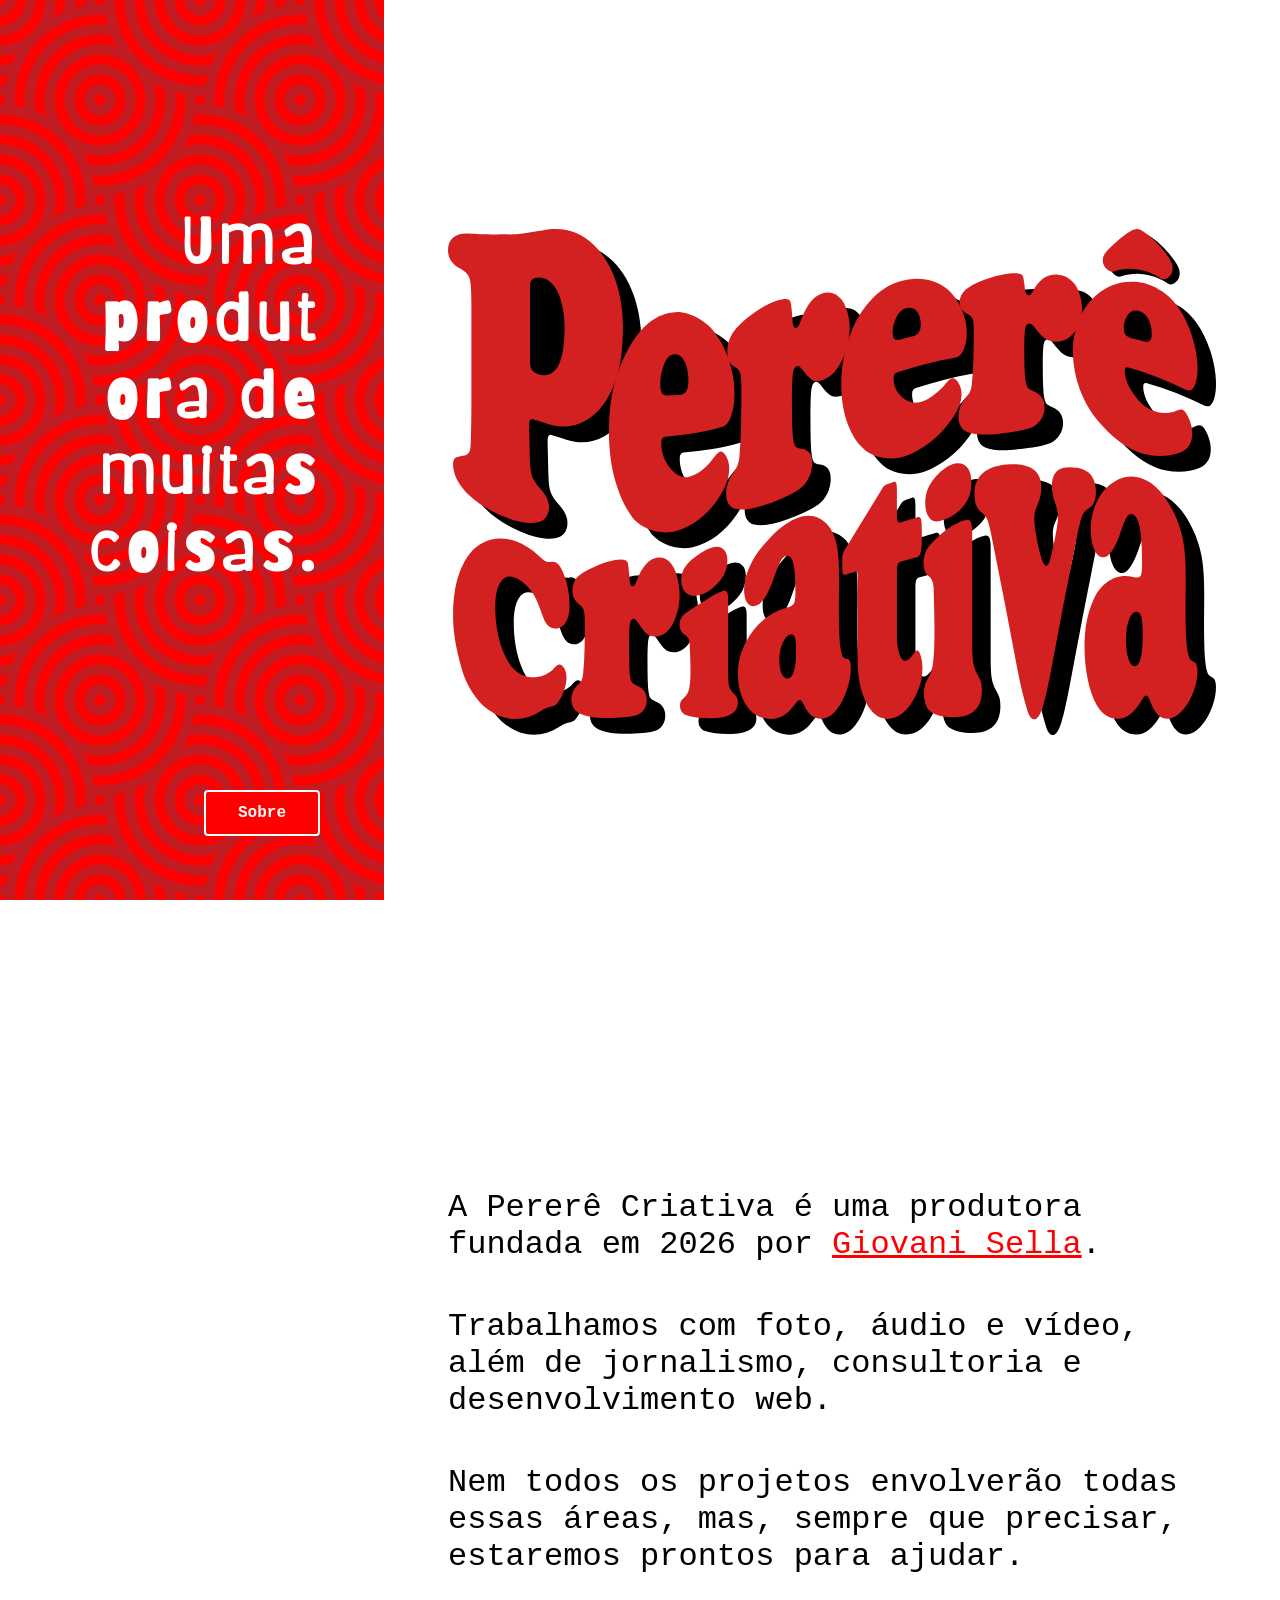
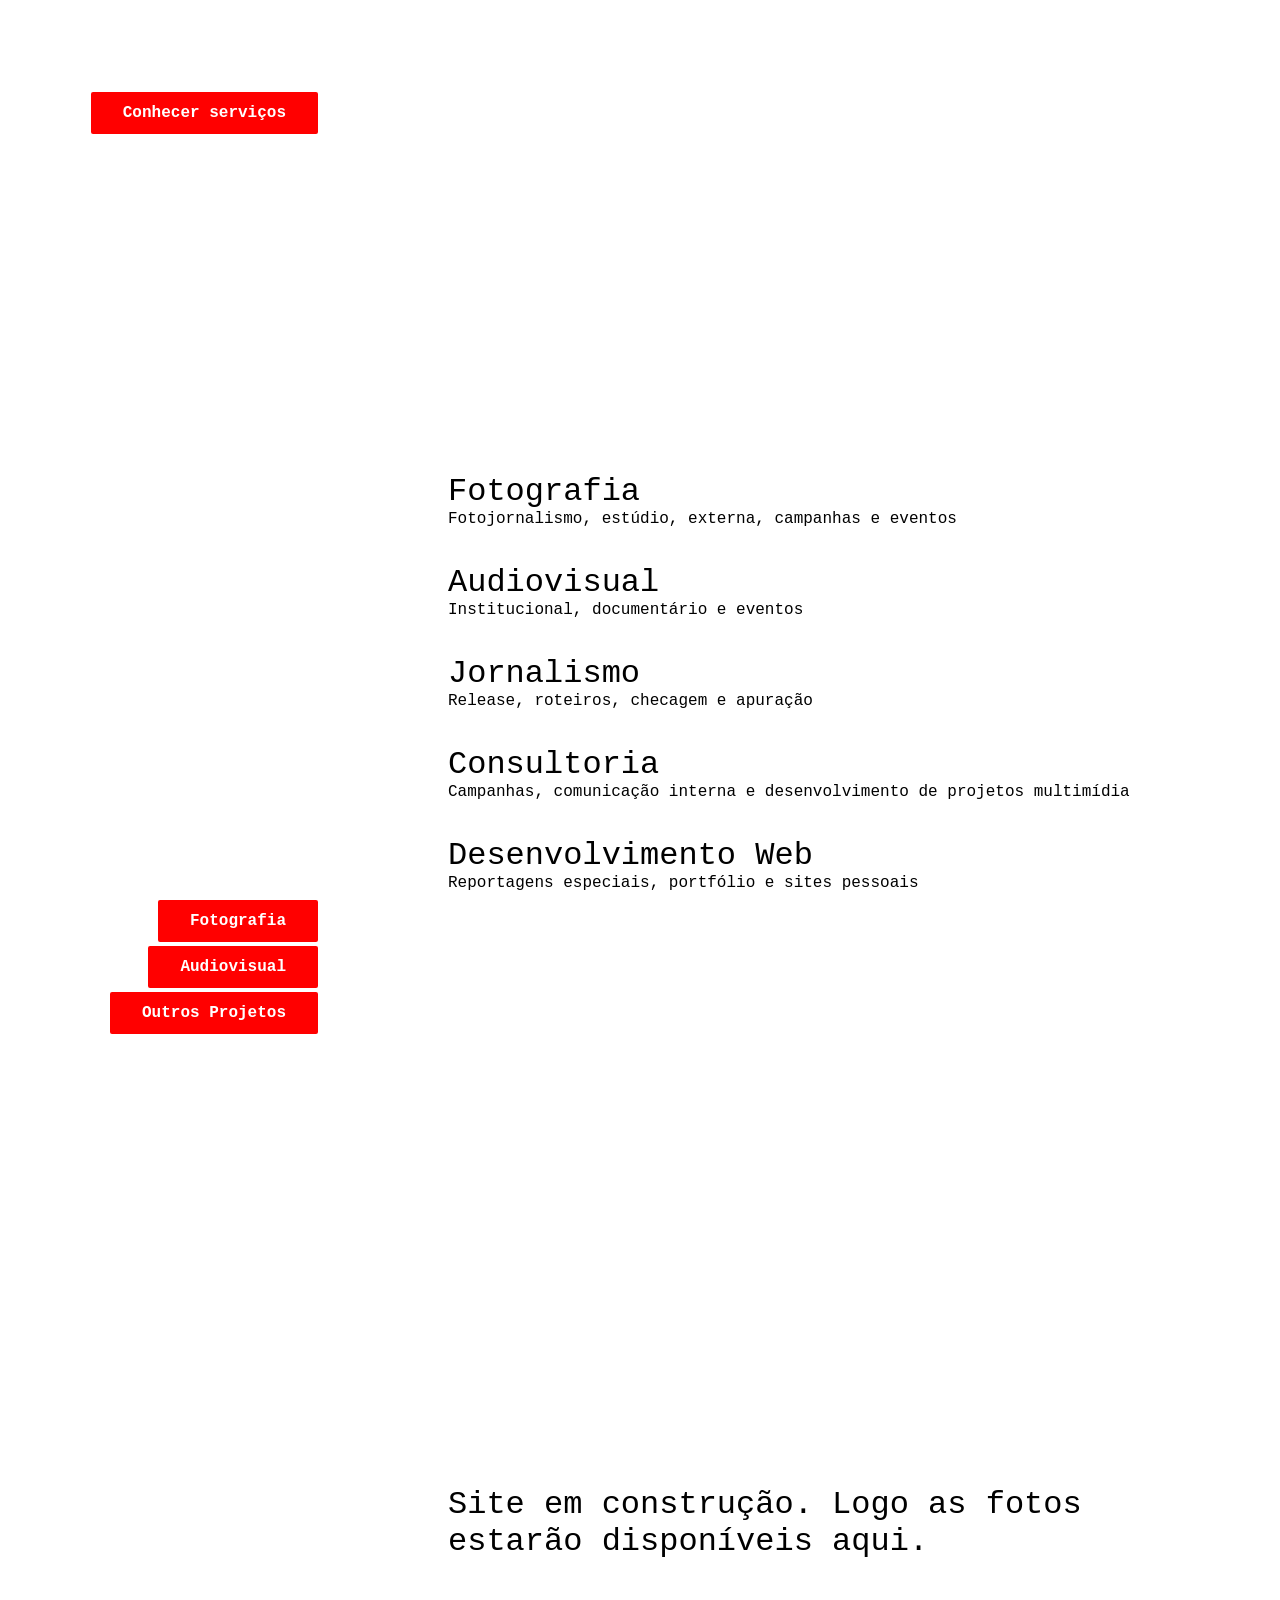
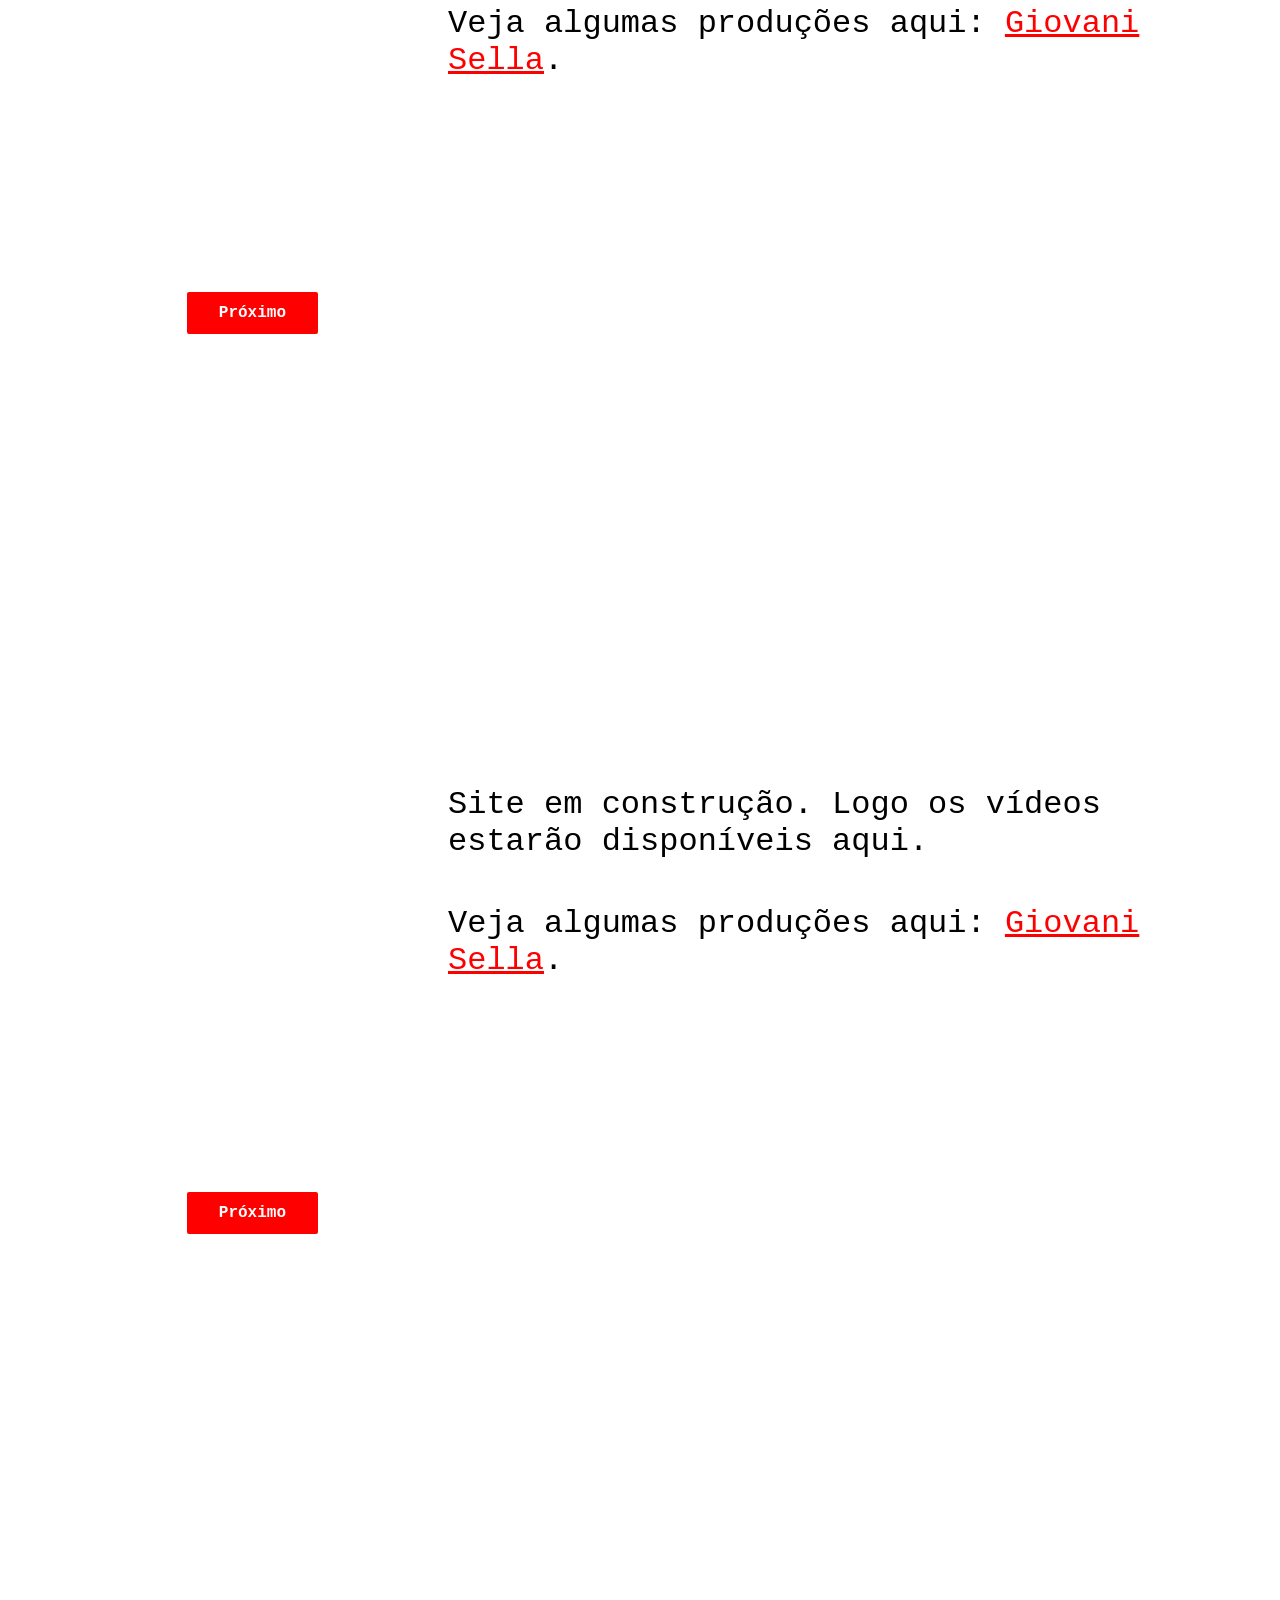
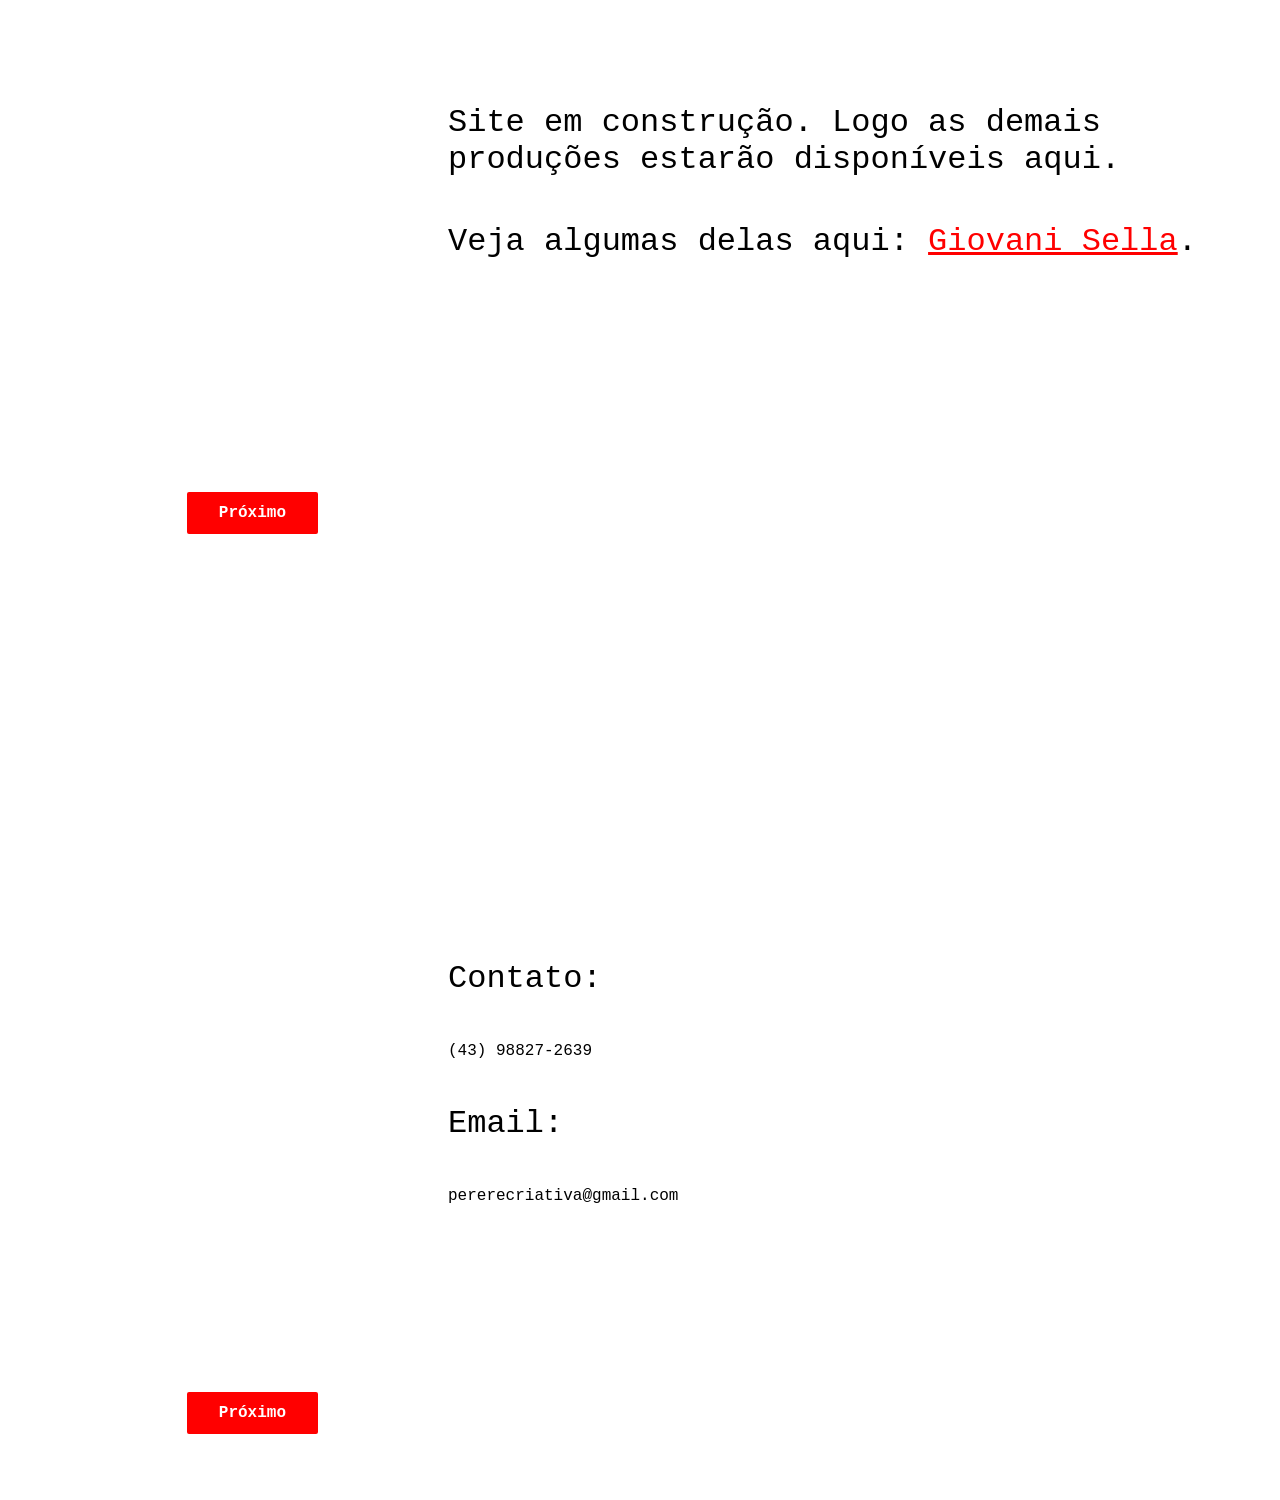
<file: index.html>
<!DOCTYPE html>

<html lang="pt">

<head>
    <meta charset="UTF-8">
    <meta name="viewport" content="width=device-width, initial-scale=1.0">
    <title>Pererê Criativa</title>

    <link rel="preconnect" href="https://fonts.googleapis.com">
    <link rel="preconnect" href="https://fonts.gstatic.com" crossorigin>
    <link
        href="https://fonts.googleapis.com/css2?family=Bangers&family=Barriecito&family=Geo:ital@0;1&family=Share+Tech&display=swap"
        rel="stylesheet">


    <link rel="stylesheet" href="perere-style-home.css">
    <link rel="stylesheet" href="perere-style-mobile.css">
</head>

<body>

    <!-- Elemento fixo com texturas -->
    <div id="textura-fixa"></div>

    <!-- Intro -->
    <section class="inicio" id="inicio">
        <div class="conteudo_completo">

            <div class="lado_esquerdo noMeio">
                <div class="texto_esquerdo">
                    <h1 class="anonymous-pro-bold">Uma produtora de muitas coisas.</h1>
                </div>
                <div class="acoes-bottom">
                    <a href="#Sobre" class="btn-proximo scrolly">Sobre</a>
                </div>
            </div>

            <div class="lado_direito noMeio">
                <img loading="eager" src="/midia/logo fundo transparente.svg" alt="" class="logo_1">

            </div>
        </div>

    </section>

    <!-- Sobre-->
    <section id="Sobre" class="secao">
        <div class="conteudo_completo">

            <div class="lado_esquerdo noInicio">
                <div class="texto_esquerdo">
                    <h1 class="anonymous-pro-bold">Sobre</h1>
                </div>
                <div class="acoes-bottom">
                    <a href="#Serviços" class="btn-proximo scrolly">Conhecer serviços</a>
                </div>
            </div>

            <div class="lado_direito noMeio spacado">
                <h2>
                    A Pererê Criativa é uma produtora fundada em 2026 por <a href="https://www.giovanisella.com.br"
                        target="_blank">Giovani Sella</a>.
                </h2>

                <h2>
                    Trabalhamos com foto, áudio e vídeo, além de jornalismo, consultoria e desenvolvimento web.
                </h2>

                <h2>
                    Nem todos os projetos envolverão todas essas áreas, mas, sempre que precisar, estaremos prontos para
                    ajudar.
                </h2>
            </div>
        </div>

    </section>

    <!-- Serviços-->
    <section id="Serviços" class="secao">
        <div class="conteudo_completo">

            <div class="lado_esquerdo noInicio">
                <div class="texto_esquerdo">
                    <h1 class="anonymous-pro-bold">Serviços</h1>
                </div>
                <div class="acoes-bottom">
                    <a href="#Fotografia" class="btn-proximo scrolly">Fotografia </a>
                </div>
                <div class="acoes-bottom">
                    <a href="#Audiovisual" class="btn-proximo scrolly">Audiovisual</a>
                </div>
                <div class="acoes-bottom">
                    <a href="#OutrosProjetos" class="btn-proximo scrolly">Outros Projetos</a>
                </div>
            </div>

            <div class="lado_direito noMeio">
                <h2>Fotografia</h2>
                <p>Fotojornalismo, estúdio, externa, campanhas e eventos</p>
                <span class="espaco"></span>

                <h2>Audiovisual</h2>
                <p>Institucional, documentário e eventos</p>
                <span class="espaco"></span>

                <h2>Jornalismo</h2>
                <p>Release, roteiros, checagem e apuração</p>
                <span class="espaco"></span>

                <h2>Consultoria</h2>
                <p>Campanhas, comunicação interna e desenvolvimento de projetos multimídia</p>
                <span class="espaco"></span>

                <h2>Desenvolvimento Web</h2>
                <p>Reportagens especiais, portfólio e sites pessoais</p>
            </div>
        </div>

    </section>

    <!--fotografia-->

    <section id="Fotografia" class="secao">
        <div class="conteudo_completo">

            <div class="lado_esquerdo noInicio">
                <div class="texto_esquerdo">
                    <h1 class="anonymous-pro-bold">Fotografia</h1>
                </div>
                <div class="acoes-bottom">
                    <a href="#Audiovisual" class="btn-proximo scrolly">Próximo</a>
                </div>
            </div>

            <div class="lado_direito noMeio spacado">
                <h2>
                    Site em construção. Logo as fotos estarão disponíveis aqui.
                </h2>
                <h2>
                    Veja algumas produções aqui: <a href="https://www.giovanisella.com.br" target="_blank">Giovani
                        Sella</a>.
                </h2>
                <!-- 
                <div class="galeria-secao">
                    <h2>Estúdio e Campanhas</h2>


                    <div class="controles-galeria">
                        <button class="prev">←</button>
                        <button class="next">→</button>
                    </div>
                    <div class="gallery">
                        <div class="gallery-item active">
                            <img loading="eager"
                                src="https://drive.google.com/file/d/1406xx99EweDE6_fYvugiMb5ku8O7VQXi/view" alt="Estúdio e Campanhas - Imagem 1">
                        </div>
                        <div class="gallery-item">
                            <img loading="eager"
                                src="https://drive.google.com/file/d/1406xx99EweDE6_fYvugiMb5ku8O7VQXi/view" alt="Estúdio e Campanhas - Imagem 2">
                        </div>
                    </div>
                </div>

                <div class="galeria-secao">
                    <h2>Fotojornalismo</h2>
                    <div class="controles-galeria">
                        <button class="prev">←</button>
                        <button class="next">→</button>
                    </div>
                    <div class="gallery">
                        <div class="gallery-item active">
                            <img loading="eager"
                                src="https://picsum.photos/800/600?random=3" alt="Fotojornalismo - Imagem 1">
                        </div>
                        <div class="gallery-item">
                            <img loading="eager"
                                src="https://picsum.photos/800/600?random=4" alt="Fotojornalismo - Imagem 2">
                        </div>
                    </div>
                </div>

                <div class="galeria-secao">

                    <h2>Eventos</h2>
                    <div class="controles-galeria">
                        <button class="prev">←</button>
                        <button class="next">→</button>
                    </div>
                    <div class="gallery">
                        <div class="gallery-item active">
                            <img loading="eager"
                                src="https://picsum.photos/800/600?random=5" alt="Eventos - Imagem 1">
                        </div>
                        <div class="gallery-item">
                            <img loading="eager"
                                src="https://picsum.photos/800/600?random=6" alt="Eventos - Imagem 2">
                        </div>
                    </div>
                </div>
                -->
            </div>
        </div>
    </section>

    <!-- Audiovisual -->
    <section id="Audiovisual" class="secao">
        <div class="conteudo_completo">

            <div class="lado_esquerdo noInicio">
                <div class="texto_esquerdo">
                    <h1 class="anonymous-pro-bold">Audiovisual</h1>
                </div>
                <div class="acoes-bottom">
                    <a href="#Projetos" class="btn-proximo scrolly">Próximo</a>
                </div>
            </div>

            <div class="lado_direito noMeio spacado">
                <h2>
                    Site em construção. Logo os vídeos estarão disponíveis aqui.
                </h2>
                <h2>
                    Veja algumas produções aqui: <a href="https://www.giovanisella.com.br" target="_blank">Giovani
                        Sella</a>.
                </h2>
            </div>
        </div>
    </section>

    <!-- Outros Projetos-->

    <section id="OutrosProjetos" class="secao">
        <div class="conteudo_completo">

            <div class="lado_esquerdo noInicio">
                <div class="texto_esquerdo">
                    <h1 class="anonymous-pro-bold">Outros Projetos</h1>
                </div>
                <div class="acoes-bottom">
                    <a href="#Contato" class="btn-proximo scrolly">Próximo</a>
                </div>
            </div>

            <div class="lado_direito noMeio spacado">
                <h2>
                    Site em construção. Logo as demais produções estarão disponíveis aqui.
                </h2>
                <h2>
                    Veja algumas delas aqui: <a href="https://www.giovanisella.com.br" target="_blank">Giovani
                        Sella</a>.
                </h2>
            </div>
        </div>
    </section>

    <!-- Contato-->
    <section id="Contato" class="secao">
        <div class="conteudo_completo">

            <div class="lado_esquerdo noInicio">
                <div class="texto_esquerdo">
                    <h1 class="anonymous-pro-bold">Contato</h1>
                </div>
                <div class="acoes-bottom">
                    <a href="#inicio" class="btn-proximo scrolly">Próximo</a>
                </div>
            </div>

            <div class="lado_direito noMeio spacado">
                <h2>Contato: </h2>
                <p>(43) 98827-2639</p>
                <h2>Email:</h2>
                <p>pererecriativa@gmail.com</p>
            </div>
        </div>

    </section>

    <!--Script-->
    <script src="/perere-script.js"></script>

</body>
</file>
<file: perere-style-home.css>
:root {
    /* Cores principais da marca */
    --cor-primaria: #ff0000;
    --cor-secundaria: #c01c21;
    --cor-terciaria: #cc0008;
    --cor-quaternaria: #dd0004;

    /* Tipografia */
    --font-mono: "Anonymous Pro", monospace;
}

/* ========== Reset e Base ========== */
* {
    margin: 0;
    padding: 0;
    box-sizing: border-box;
}

html {
    margin: 0;
    padding: 0;
    scroll-snap-type: y proximity;
    scroll-padding-top: 4vh;
    scroll-behavior: smooth;
}

/* ========== Tipografia ========== */
/* Classes reutilizáveis para fonte Anonymous Pro */
.anonymous-pro-regular {
    font-family: var(--font-mono);
    font-weight: 400;
    font-style: normal;
}

.anonymous-pro-bold {
    font-family: var(--font-mono);
    font-weight: 700;
    font-style: normal;
}

.anonymous-pro-regular-italic {
    font-family: var(--font-mono);
    font-weight: 400;
    font-style: italic;
}

.anonymous-pro-bold-italic {
    font-family: var(--font-mono);
    font-weight: 700;
    font-style: italic;
}

.geo-regular {
    font-family: "Geo", sans-serif;
    font-weight: 400;
    font-style: normal;
}

.geo-regular-italic {
    font-family: "Geo", sans-serif;
    font-weight: 400;
    font-style: italic;
}

.share-tech-regular {
    font-family: "Share Tech", sans-serif;
    font-weight: 400;
    font-style: normal;
}

.barriecito-regular {
    font-family: "Barriecito", system-ui;
    font-weight: 400;
    font-style: normal;
}

.bangers-regular {
    font-family: "Bangers", system-ui;
    font-weight: 400;
    font-style: normal;
}


/* Estilos de títulos */
h1 {
    font-family: var(--font-mono);
    font-weight: 700;
    font-size: 3rem;
    color: #FFFFFF;
}

h2 {
    font-family: var(--font-mono);
    font-weight: 400;
    font-size: 2rem;
    color: #000000;
}

a {
    color: var(--cor-primaria);
    text-decoration: underline;

}

a:hover {
    color: var(--cor-secundaria);
}

p {
    font-family: var(--font-mono);
    font-weight: 200;
    font-size: 1rem;
    color: #000000;
}

/* Variações de fonte para h1 sincronizadas com texturas */
h1.fonte1 {
    font-size: 4rem;
    font-weight: 700;
    letter-spacing: -0.25rem;
    line-height: 1.2;
}

h1.fonte2 {
    font-family: "Barriecito", system-ui;
    font-size: 4rem;
    font-weight: 700;
    letter-spacing: 0.4rem;
    line-height: 1.2;
}

h1.fonte3 {
    font-family: "Bangers", system-ui;
    font-size: 4rem;
    font-weight: 700;
    letter-spacing: 0.6rem;
    line-height: 1.2;
}

h1.fonte4 {
    font-family: "Share Tech", sans-serif;
    font-size: 4rem;
    font-weight: 700;
    letter-spacing: 0.5rem;
    line-height: 1.2;
}

h1.fonte5 {
    font-family: "Geo", sans-serif;
    font-size: 4rem;
    font-weight: 700;
    letter-spacing: 0.5rem;
    line-height: 1.2;
    font-style: italic;
}

/* ========== Layout Geral ========== */
/* Container de seções */
.inicio,
.secao {
    display: flex;
    flex-direction: column;
    min-height: 100vh;
    scroll-snap-align: start;
    scroll-snap-stop: always;
}

/* Grid de conteúdo: 70% esquerdo + 30% direito */
.conteudo_completo {
    display: flex;
    flex-direction: row;
    width: 100%;
    height: 100%;
}

/* Centralização de conteúdo: vertical (no meio) ou início */
.noMeio {
    justify-content: center;
}

.noInicio {
    justify-content: flex-start;
}

.spacado {
    gap: 5vh;
}

.espaco {
    height: 4vh;
}

/* ========== Lado Esquerdo (30%) ========== */
.lado_esquerdo {
    flex: 0 0 auto;
    width: 30%;
    height: 100%;
    min-height: 100vh;
    display: flex;
    flex-direction: column;
    justify-content: space-between;
    align-items: flex-end;
    text-align: right;
    padding-left: 5%;
    padding-right: 5%;
    padding-bottom: 5%;
    position: relative;
    z-index: 1;
    background: transparent;
    pointer-events: auto;
}

/* Container de texto (traz o texto à frente da textura fixa) */
.texto_esquerdo {
    display: flex;
    flex-direction: column;
    justify-content: center;
    align-items: flex-end;
    flex: 1;
    position: relative;
    z-index: 1;
    max-width: 100%;
    width: 100%;
    overflow: hidden;
}

.texto_esquerdo h1 {
    max-width: 100%;
    word-wrap: break-word;
    overflow-wrap: break-word;
}

/* Container de ações no rodapé do lado esquerdo */
.acoes-bottom {
    display: flex;
    gap: 1rem;
    align-items: center;
    justify-content: flex-end;
    position: relative;
    z-index: 2;
    pointer-events: auto;
}

/* Botão de navegacião */
.btn-proximo {
    padding: 0.75rem 2rem;
    background-color: var(--cor-primaria);
    color: #FFFFFF;
    text-decoration: none;
    font-family: var(--font-mono);
    font-weight: 700;
    font-size: 1rem;
    border: 2px solid #FFFFFF;
    border-radius: 4px;
    cursor: pointer;
    transition: background-color 0.3s ease, color 0.3s ease, transform 0.3s ease;
    display: inline-block;
    pointer-events: auto;
    z-index: 2;
}

.btn-proximo:hover {
    background-color: #FFFFFF;
    color: var(--cor-primaria);
    transform: scale(1.05);
}

/* ========== Lado Direito (70%) ========== */
.lado_direito {
    flex: 0 0 auto;
    width: 70%;
    height: 100%;
    min-height: 100vh;
    display: flex;
    flex-direction: column;
    align-items: flex-start;
    text-align: left;
    padding-right: 5%;
    padding-left: 5%;
    padding-top: 5%;
    position: relative;
    z-index: 1;
    background-color: #FFFFFF;
}

/* ========== Background Fixo ========== */
/* Elemento que mantém a textura fixa enquanto página faz scroll */
#textura-fixa {
    position: fixed;
    top: 0;
    left: 0;
    width: 100vw;
    height: 100vh;
    z-index: -1;
    pointer-events: none;
}

/* ========== Texturas (Padrões 1-5) ========== */
/* Define variáveis CSS e padrão de fundo para #textura-fixa */

.textura1 {

    --s: 30px;
    /* control the size*/
    --c1: var(--cor-primaria);
    --c2: var(--cor-secundaria);

    --_s: 37.5% 12.5% at 62.5%;
    --_g: 34% 99%, #0000 101%;
    --g1: radial-gradient(var(--_s) 100%, #0000 32%, var(--c1) var(--_g));
    --g2: radial-gradient(var(--_s) 0, #0000 32%, var(--c1) var(--_g));
    --g3: radial-gradient(var(--_s) 100%, #0000 32%, var(--c2) var(--_g));
    --g4: radial-gradient(var(--_s) 0, #0000 32%, var(--c2) var(--_g));
    background:
        var(--g1),
        var(--g2) 0 calc(3*var(--s)),
        var(--g3) var(--s) calc(3*var(--s)),
        var(--g4) var(--s) calc(6*var(--s)),
        var(--g1) calc(2*var(--s)) calc(6*var(--s)),
        var(--g2) calc(2*var(--s)) calc(9*var(--s)),
        var(--g3) calc(3*var(--s)) calc(9*var(--s)),
        var(--g4) calc(3*var(--s)) 0,
        repeating-linear-gradient(var(--c1) 0 25%, var(--c2) 0 50%);
    background-size: calc(4*var(--s)) calc(12*var(--s));

}

.textura2 {
    --s: 200px;
    --_g: var(--cor-primaria) 0% 5%, var(--cor-secundaria) 6% 15%, var(--cor-primaria) 16% 25%, var(--cor-secundaria) 26% 35%, var(--cor-primaria) 36% 45%,
        var(--cor-secundaria) 46% 55%, var(--cor-primaria) 56% 65%, var(--cor-secundaria) 66% 75%, var(--cor-primaria) 76% 85%, var(--cor-secundaria) 86% 95%, #0000 96%;
    background:
        radial-gradient(50% 50% at 100% 0, var(--_g)),
        radial-gradient(50% 50% at 0 100%, var(--_g)),
        radial-gradient(50% 50%, var(--_g)),
        radial-gradient(50% 50%, var(--_g)) calc(var(--s)/2) calc(var(--s)/2) var(--cor-primaria);
    background-size: var(--s) var(--s);
}

.textura3 {
    --s: 100px;
    --_g: var(--cor-primaria) 90deg, #0000 90.5deg;
    background:
        conic-gradient(from -45deg, var(--_g)),
        conic-gradient(from 135deg, var(--_g)) calc(var(--s)/2) 0,
        var(--cor-secundaria);
    background-size: var(--s) var(--s);
}

.textura4 {
    --s: 100px;
    --_g: var(--cor-quaternaria) 0 120deg, #0000 0;
    background:
        conic-gradient(from -60deg at 50% calc(100%/3), var(--_g)),
        conic-gradient(from 120deg at 50% calc(200%/3), var(--_g)),
        conic-gradient(from 60deg at calc(200%/3), var(--cor-quaternaria) 60deg, var(--cor-secundaria) 0 120deg, #0000 0),
        conic-gradient(from 180deg at calc(100%/3), var(--cor-primaria) 60deg, var(--_g)),
        linear-gradient(90deg, var(--cor-primaria) calc(100%/6), var(--cor-secundaria) 0 50%,
            var(--cor-primaria) 0 calc(500%/6), var(--cor-secundaria) 0);
    background-size: calc(1.732 * var(--s)) var(--s);
}

.textura5 {
    --s: 220px;
    /* control the size*/
    --c1: var(--cor-primaria);
    --c2: var(--cor-secundaria);

    --_g: var(--s) var(--s) radial-gradient(var(--c1) 17%, var(--c2) 18% 35%, #0000 36.5%);
    background:
        calc(var(--s)/-4) calc(var(--s)/-4)/var(--_g),
        calc(var(--s)/ 4) calc(var(--s)/ 4)/var(--_g),
        radial-gradient(var(--c2) 34%, var(--c1) 36% 68%, #0000 70%) 0 0/calc(var(--s)/2) calc(var(--s)/2),
        repeating-linear-gradient(45deg, var(--c1) -12.5% 12.5%, var(--c2) 0 37.5%) 0 0/var(--s) var(--s);
}

/* ========== GALERIA ========== */

.galeria-secao {
    display: flex;
    flex-direction: column;
    gap: 1rem;
    margin-bottom: 3rem;
    border-bottom: 2px solid var(--cor-primaria);
    padding-bottom: 2rem;
}

.galeria-secao:last-child {
    border-bottom: none;
}

.galeria-secao h2 {
    color: var(--cor-primaria);
}

/* seção da galeria com botões aos lados */

.galeria-secao {
    display: grid;
    grid-template-columns: auto 1fr auto;
    grid-template-rows: auto 1fr;
    align-items: center;
    gap: 1rem;
}

.galeria-secao h2 {
    grid-column: 1 / -1;
}

/* controles */

.controles-galeria {
    display: contents;
}

.controles-galeria button {
    background: var(--cor-primaria);
    color: white;
    border: none;
    padding: 0.5rem 1rem;
    cursor: pointer;
    border-radius: 4px;
    font-size: 1.5rem;
    display: flex;
    align-items: center;
    justify-content: center;
    width: 50px;
    height: 50px;
}

.controles-galeria button:hover {
    background: var(--cor-secundaria);
}

.prev {
    grid-column: 1;
    grid-row: 2;
}

.next {
    grid-column: 3;
    grid-row: 2;
}

/* container da galeria */

.gallery {
    position: relative;
    width: 100%;
    aspect-ratio: 4/3;
    overflow: hidden;
    border-radius: 6px;
    grid-column: 2;
    grid-row: 2;
}

/* cada imagem */

.gallery-item {
    position: absolute;
    inset: 0;
    opacity: 0;
    transition: opacity 0.4s ease;
    will-change: opacity;
}

.gallery-item.active {
    opacity: 1;
    position: relative;
}

/* imagem */

.gallery-item img {
    width: 100%;
    height: 100%;
    object-fit: cover;
    border-radius: 6px;
}

/* ========== Seção Fotografia Expandida ========== */
/* Permet que apenas a seção Fotografia cresça além de 100vh */
#Fotografia {
    height: auto;
    min-height: 100vh;
}

#Fotografia .conteudo_completo {
    height: auto;
    min-height: 100%;
}

#Fotografia .lado_direito {
    height: auto;
    min-height: 100%;
}
</file>
<file: perere-style-mobile.css>
/* perere-style-mobile.css - Otimizado para Mobile */

@media (max-width: 768px) {
    
    /* ========== Reset para Mobile ========== */
    html, body {
        scroll-padding-top: 0;
        overflow-x: hidden;
    }

    /* ========== Seções e Layout ========== */
    .inicio,
    .secao {
        height: fit-content;
        min-height: 10vh;
        display: flex;
        flex-direction: column;
        justify-content: flex-start;
        padding: 0;
    }

    .conteudo_completo {
        flex-direction: column;
        width: 100%;
        height: fit-content;
        padding: 0;
        gap: 0;
    }

    /* ========== Lado Esquerdo e Direito ========== */
    .lado_esquerdo {
        width: 100%;
        height: fit-content;
        display: flex;
        flex-direction: column;
        text-align: center;
        align-items: center;
        justify-content: center;
        padding: 3rem 1rem;
        background: transparent;
    }

    .lado_direito {
        width: 100%;
        height: fit-content;
        background-color: #FFFFFF;
        text-align: left;
        align-items: flex-start;
        padding: 2rem 1.5rem;
        display: flex;
        flex-direction: column;
    }

    /* ========== Seção Intro - Layout em Linha ========== */
    .inicio .conteudo_completo {
        flex-direction: row;
        height: fit-content;
        min-height: 10vh;
    }

    .inicio .lado_esquerdo {
        width: 50%;
        height: fit-content;
        padding: 2rem 1rem;
        justify-content: flex-start;
    }

    .inicio .lado_direito {
        width: 50%;
        height: fit-content;
        padding: 2rem 1rem;
        justify-content: center;
    }

    /* ========== Texto Esquerdo ========== */
    .texto_esquerdo {
        flex-direction: column;
        justify-content: center;
        align-items: center;
        text-align: center;
        width: 100%;
        margin-bottom: 1.5rem;
    }

    /* ========== Tipografia em Mobile ========== */
    h1 {
        font-size: 1.6rem;
        line-height: 1.3;
        letter-spacing: 0rem;
        word-break: break-word;
        margin: 1rem 0;
        color: #FFFFFF;
    }

    h1.fonte1, h1.fonte2, h1.fonte3, h1.fonte4, h1.fonte5 {
        font-size: 1.6rem;
        letter-spacing: 0rem;
    }

    h2 {
        font-size: 1.3rem;
        color: #000000;
        margin: 1.5rem 0 0.8rem 0;
        font-weight: 700;
    }

    p {
        font-size: 0.95rem;
        line-height: 1.6;
        color: #000000;
        margin-bottom: 1rem;
    }

    /* ========== Ações e Botões ========== */
    .acoes-bottom {
        display: flex;
        flex-direction: row;
        gap: 0.8rem;
        width: 100%;
        justify-content: center;
        align-items: center;
        flex-wrap: wrap;
        margin: 1.5rem 0;
    }

    .btn-proximo {
        width: auto;
        padding: 0.8rem 1.5rem;
        font-size: 0.9rem;
        border-radius: 6px;
        transition: all 0.3s ease;
        display: inline-block;
    }

    .btn-proximo:active {
        transform: scale(0.95);
    }

    /* ========== Serviços - Botões Escondidos ========== */
    #Serviços .acoes-bottom {
        display: none;
    }

    #Serviços .lado_direito h2 {
        margin-top: 0;
    }

    /* ========== Logo ========== */
    .logo_1 {
        width: 150px;
        max-width: 90vw;
        height: auto;
        margin: 0 auto 2rem auto;
        display: block;
    }

    /* ========== Espaçamento ========== */
    .espaco {
        height: 0.5rem;
    }

    .noMeio, .noInicio, .spacado {
        gap: 1rem;
    }

    /* ========== Galeria em Mobile ========== */
    .galeria-secao {
        width: 100%;
        padding: 1.5rem 0;
        margin-bottom: 2rem;
        border-bottom: 2px solid var(--cor-primaria);
        display: grid;
        grid-template-columns: 1fr;
        gap: 1rem;
    }

    .galeria-secao h2 {
        text-align: left;
        margin-top: 0;
    }

    /* Container da galeria */
    .gallery {
        width: 100%;
        aspect-ratio: 16/9;
        border-radius: 8px;
        overflow: hidden;
        background: #f0f0f0;
    }

    /* Imagem da galeria */
    .gallery-item img {
        width: 100%;
        height: 100%;
        object-fit: cover;
        display: block;
    }

    /* Controles de galeria */
    .controles-galeria {
        display: flex;
        justify-content: center;
        gap: 1.5rem;
        margin-top: 1rem;
        width: 100%;
    }

    .controles-galeria button {
        padding: 0.8rem 1.2rem;
        font-size: 1.3rem;
        border-radius: 6px;
        transition: all 0.3s ease;
        background-color: var(--cor-primaria);
        color: white;
        border: none;
        cursor: pointer;
        min-width: 50px;
    }

    .controles-galeria button:active {
        transform: scale(0.95);
        background-color: var(--cor-secundaria) ;
    }

    /* ========== Seção Fotografia ========== */
    #Fotografia {
        min-height: auto;
    }

    /* ========== Links ========== */
    a {
        color: var(--cor-primaria);
        text-decoration: underline;
        transition: all 0.3s ease;
    }

    a:active {
        opacity: 0.7;
        text-decoration: none;
    }

    /* ========== Background Fixo ========== */
    #textura-fixa {
        position: fixed;
        top: 0;
        left: 0;
        width: 100vw;
        height: 100vh;
        z-index: -1;
        pointer-events: none;
    }

    /* ========== Texturas para Mobile ========== */
    .textura1 { --s: 20px; }
    .textura2 { --s: 100px; }
    .textura3 { --s: 50px; }
    .textura4 { --s: 50px; }
    .textura5 { --s: 100px; }

}

@media (max-width: 480px) {
    
    /* ========== Ajustes para Telas Muito Pequenas ========== */
    
    .conteudo_completo {
        width: 100%;
    }

    .inicio .conteudo_completo {
        flex-direction: row;
        height: auto;
        min-height: 10vh;
    }

    .inicio .lado_esquerdo {
        width: 50%;
        height: auto;
        min-height: fit-content;
        padding: 1.5rem 0.8rem;
    }

    .inicio .lado_direito {
        width: 50%;
        height: auto;
        min-height: fit-content;
        padding: 1.5rem 0.8rem;
    }

    .lado_esquerdo {
        height: fit-content;
        min-height: fit-content;
        padding: 2rem 1rem;
    }

    .lado_direito {
        height: fit-content;
        min-height: fit-content;
        padding: 1.5rem 1rem;
    }

    h1 {
        font-size: 1.4rem;
        margin: 0.8rem 0;
    }

    h1.fonte1, h1.fonte2, h1.fonte3, h1.fonte4, h1.fonte5 {
        font-size: 1.4rem;
        letter-spacing: 0rem;
    }

    h2 {
        font-size: 1.15rem;
        margin: 1rem 0 0.6rem 0;
    }

    p {
        font-size: 0.9rem;
        margin-bottom: 0.8rem;
    }

    .acoes-bottom {
        gap: 0.6rem;
        margin: 1rem 0;
    }

    .btn-proximo {
        padding: 0.7rem 1.2rem;
        font-size: 0.85rem;
    }

    .logo_1 {
        width: 120px;
        margin: 0 auto 1.5rem auto;
    }

    .espaco {
        height: 0.3rem;
    }

    /* ========== Galeria em telas pequenas ========== */
    .galeria-secao {
        padding: 1rem 0;
        margin-bottom: 1.5rem;
    }

    .gallery {
        aspect-ratio: 1;
    }

    .controles-galeria {
        gap: 1rem;
        margin-top: 0.8rem;
    }

    .controles-galeria button {
        padding: 0.6rem 1rem;
        font-size: 1.1rem;
        min-width: 45px;
    }

}
</file>
